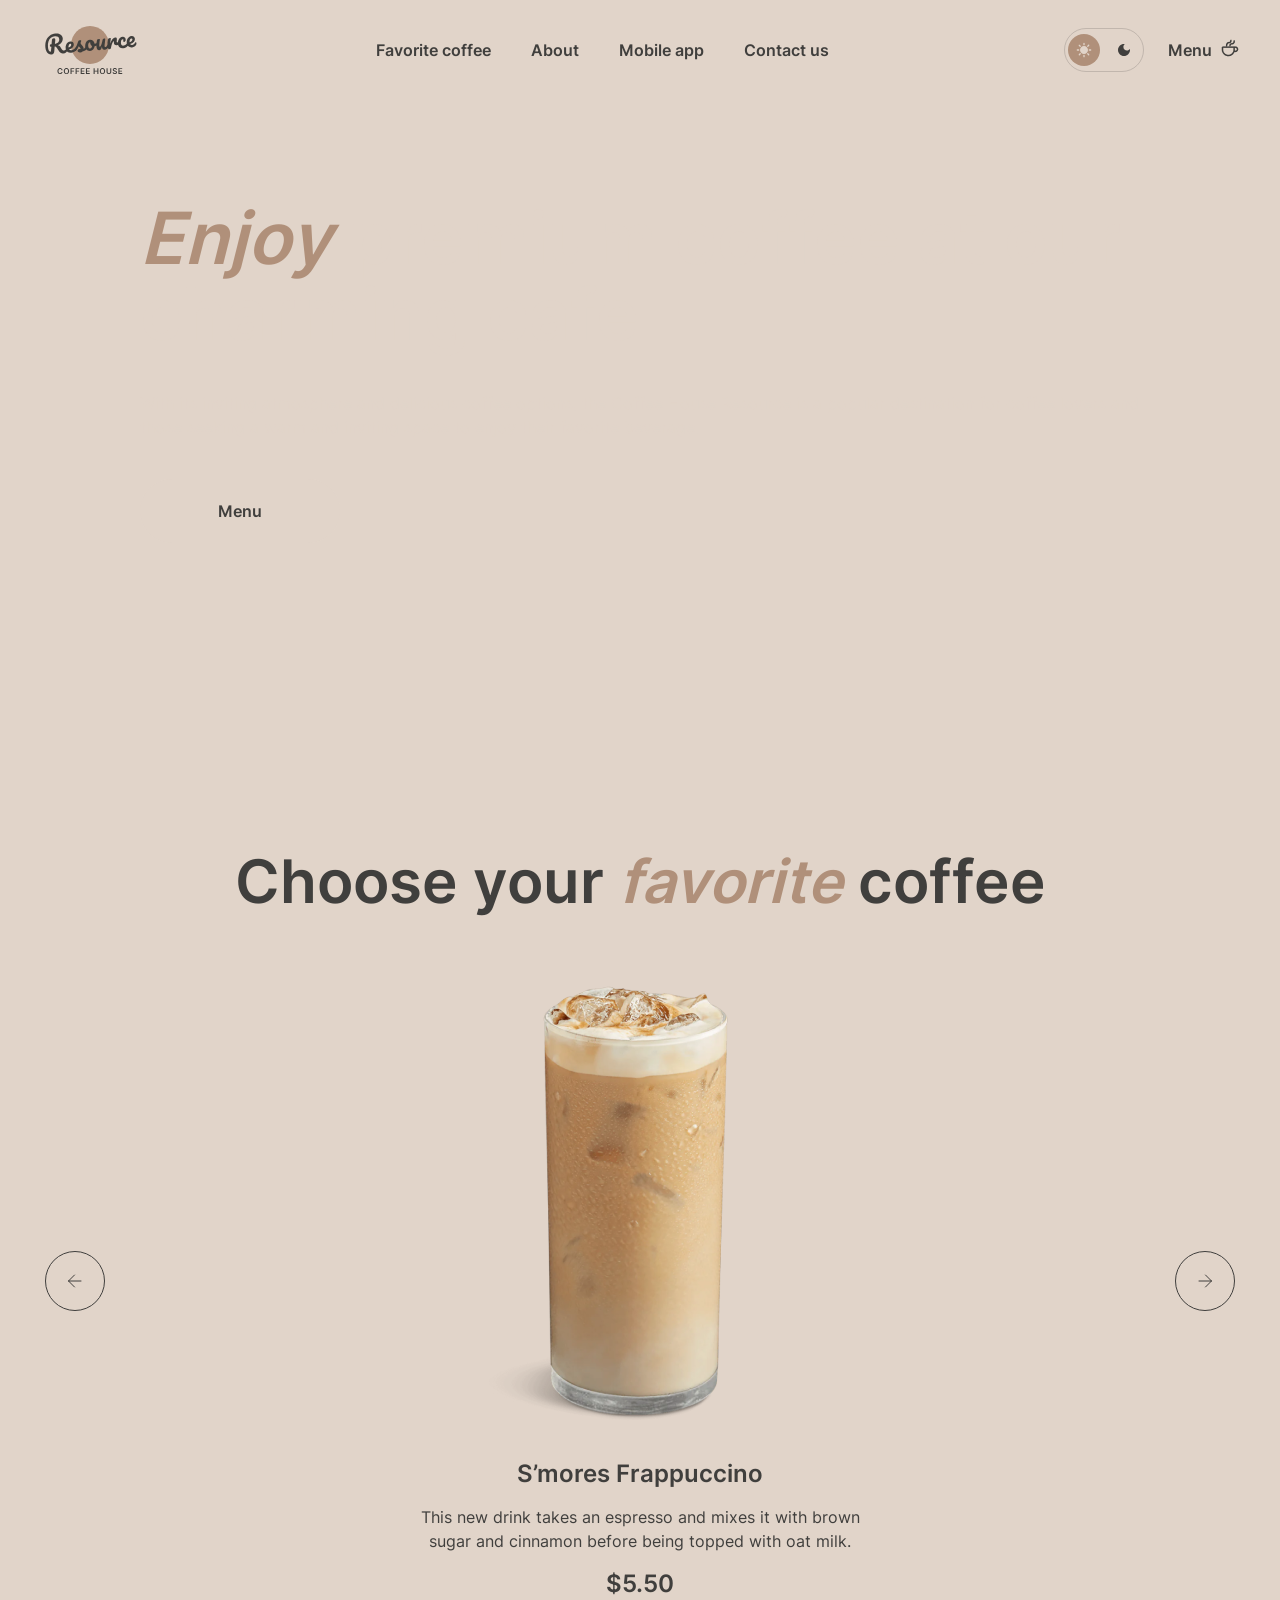
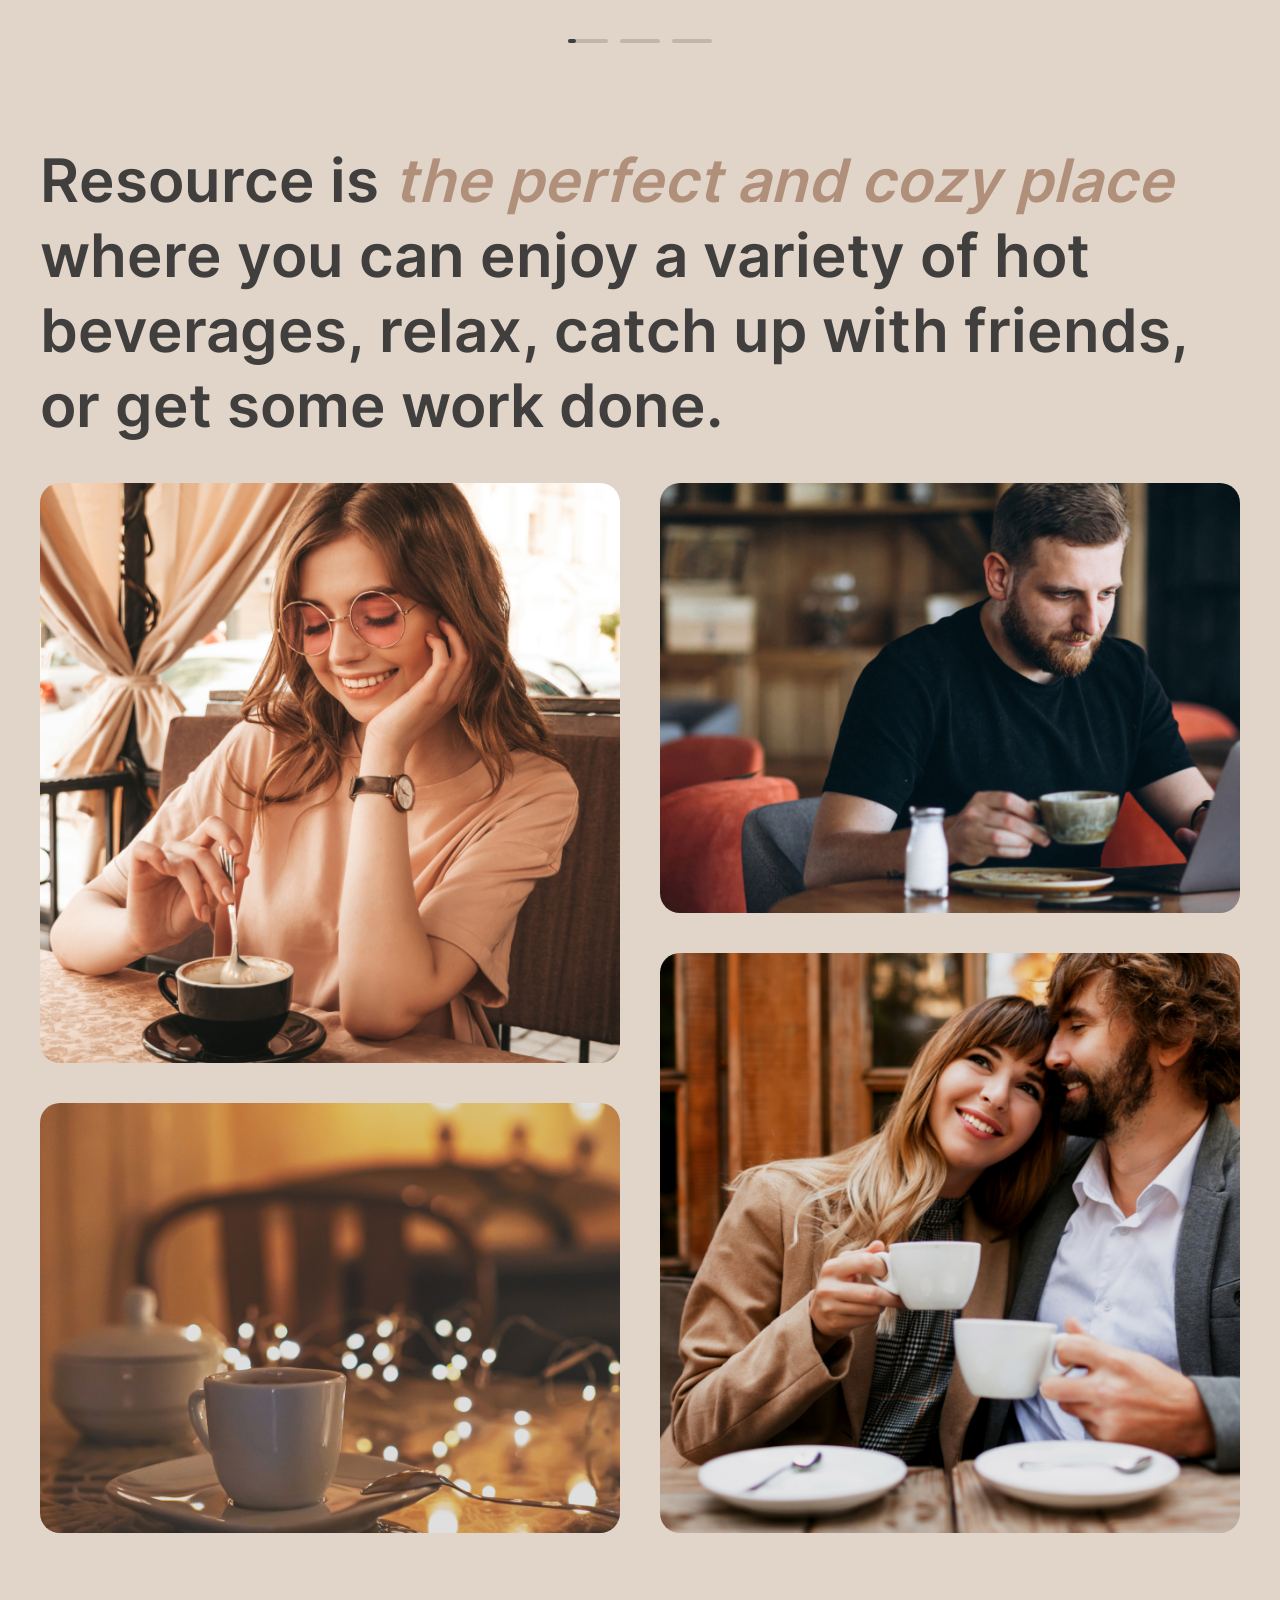
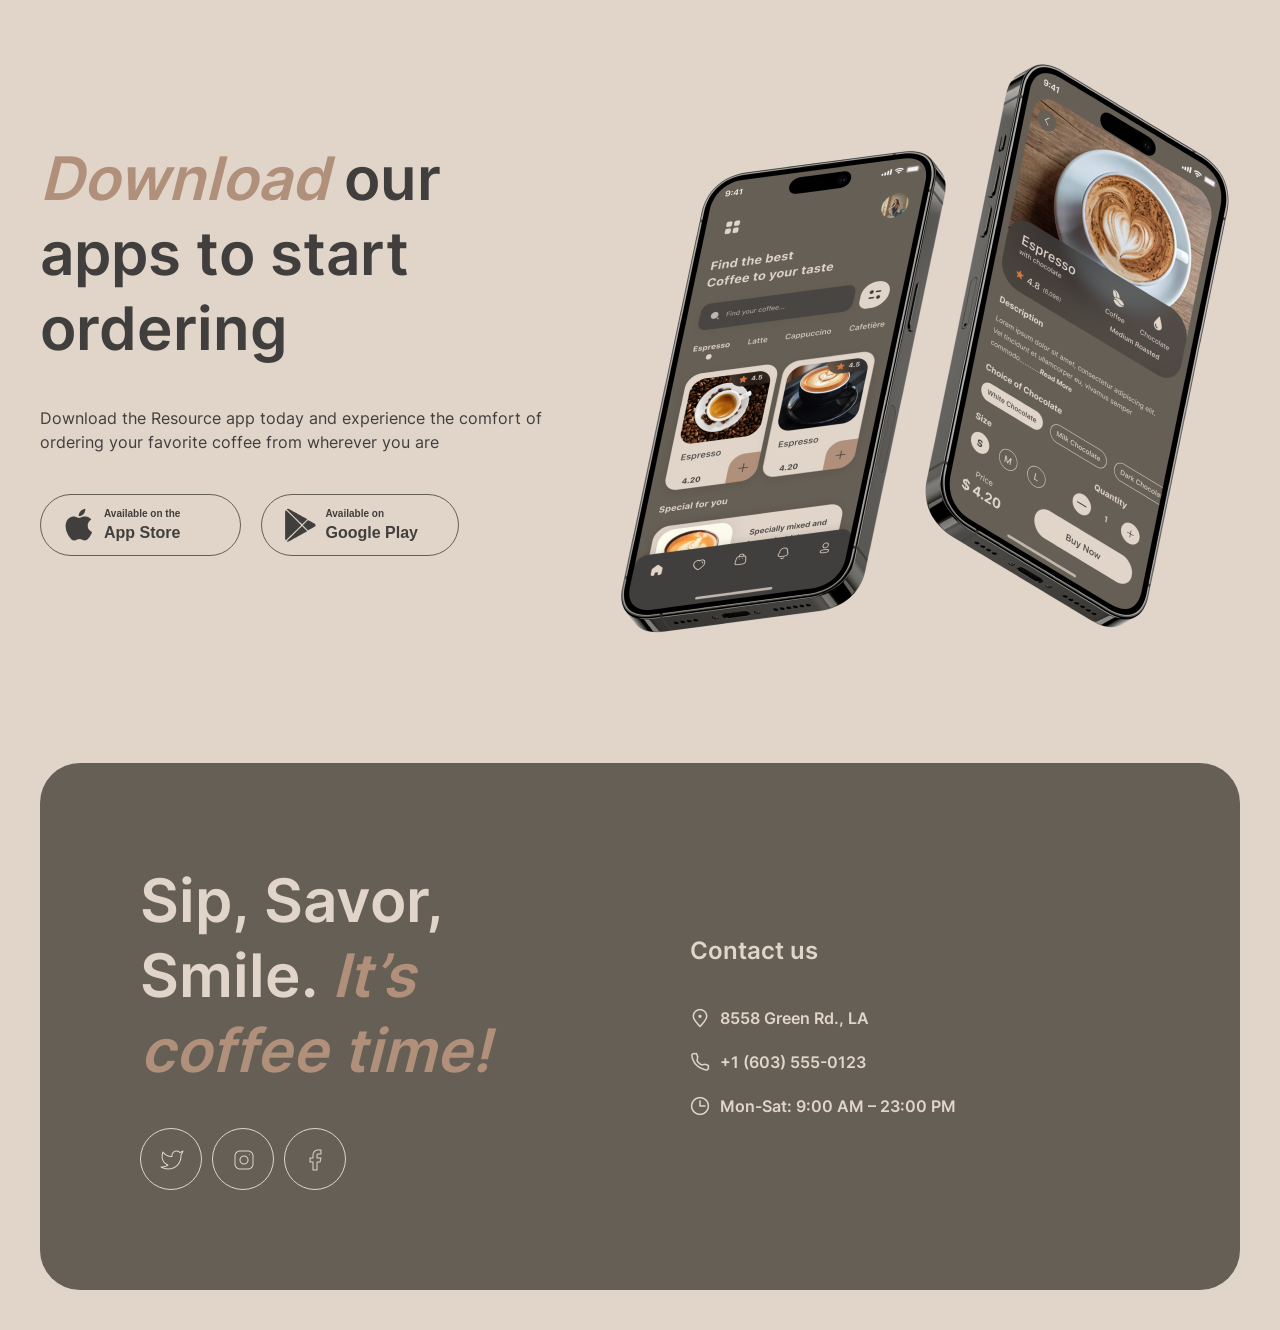
<file: coffee-house/index.html>
<!DOCTYPE html>
<html lang="en">

<head>
    <meta charset="UTF-8">
    <meta name="viewport" content="width=device-width, initial-scale=1.0">
    <link rel="stylesheet" href="styles.css">
    <link rel="icon" type="image/x-icon" href="images/favicon.ico">
    <title>Coffee House</title>
</head>

<body class="body">
    <header>
        <div class="container">
            <a class="logo" href="/coffee-house"><img id="headerLogo" src="images/logo.svg" alt="Coffee House Logo"></a>
            <nav>
                <ul>
                    <li><a href="#favorite" class="nav-link">Favorite coffee</a></li>
                    <li><a href="#about-us" class="nav-link">About</a></li>
                    <li><a href="#download" class="nav-link">Mobile app</a></li>
                    <li><a href="#footer" class="nav-link">Contact us</a></li>
                </ul>
            </nav>
            
                        <div class="header-actions">
                <button class="theme-toggle" id="themeToggle" aria-label="Toggle theme">
                    <span class="sun-icon">
                        <svg width="24" height="24" xmlns="http://www.w3.org/2000/svg" viewBox="0 0 36 36">
                            <path fill="currentColor" class="st0"
                                d="M17,10v-2c0-.55.45-1,1-1s1,.45,1,1v2c0,.55-.45,1-1,1s-1-.45-1-1ZM24.36,13.05l1.41-1.42c.39-.39.39-1.02,0-1.41-.39-.39-1.02-.39-1.41,0l-1.41,1.42c-.39.39-.39,1.02,0,1.41.39.39,1.02.39,1.41,0ZM28,17h-2c-.55,0-1,.45-1,1s.45,1,1,1h2c.55,0,1-.45,1-1s-.45-1-1-1ZM18,25c-.55,0-1,.45-1,1v2c0,.55.45,1,1,1s1-.45,1-1v-2c0-.55-.45-1-1-1ZM11.64,13.05l-1.42-1.41c-.39-.39-.39-1.03,0-1.41.39-.38,1.03-.39,1.41,0l1.41,1.41c.39.39.39,1.03,0,1.41s-1.02.39-1.4,0ZM22.95,22.95c-.39.39-.39,1.03,0,1.41l1.41,1.41c.39.39,1.03.39,1.41,0,.39-.39.39-1.03,0-1.41l-1.41-1.41c-.38-.39-1.02-.39-1.41,0ZM8,19h2c.55,0,1-.45,1-1s-.45-1-1-1h-2c-.55,0-1,.45-1,1s.45,1,1,1ZM11.64,25.78l1.41-1.41c.39-.39.39-1.03,0-1.41-.39-.38-1.03-.39-1.41,0l-1.41,1.41c-.39.39-.39,1.03,0,1.41.38.39,1.02.39,1.41,0ZM18,12c-3.31,0-6,2.69-6,6s2.69,6,6,6,6-2.69,6-6-2.69-6-6-6Z" />
                        </svg>
                    </span>
                    <span class="moon-icon">
                        <svg width="24" height="24" viewBox="0 0 36 36" fill="none" xmlns="http://www.w3.org/2000/svg">
                            <path
                                d="M18 9C13.03 9 9 13.03 9 18C9 22.97 13.03 27 18 27C22.97 27 27 22.97 27 18C27 17.54 26.96 17.08 26.9 16.64C25.92 18.01 24.32 18.9 22.5 18.9C19.52 18.9 17.1 16.48 17.1 13.5C17.1 11.69 17.99 10.08 19.36 9.1C18.92 9.04 18.46 9 18 9Z"
                                fill="currentColor" />
                        </svg>
                    </span>
                </button>
                <a class="menu-button" href="menu">Menu</a>
                <button class="burger"><span></span><span></span></button>
            </div>
            <ul class="burger-menu">
                <li><a href="#favorite" class="burger-link">Favorite coffee</a></li>
                <li><a href="#about-us" class="burger-link">About</a></li>
                <li><a href="#download" class="burger-link">Mobile app</a></li>
                <li><a href="#footer" class="burger-link burger-last">Contact us</a></li>
                <li><a class="burger-link" href="menu">Menu</a></li>
            </ul>
        </div>
    </header>
    <main>
        <section id="welcome" class="welcome">
            <div class="container">
                <video src="images/video.mp4" autoplay="" muted="" loop=""></video>
                <div class="welcome-content">
                    <h1><span class="fontAccent">Enjoy</span> premium coffee at our charming cafe</h1>
                    <p>With its inviting atmosphere and delicious coffee options, the Coffee House Resource is a popular
                        destination for coffee lovers and those seeking a warm and inviting space to enjoy their
                        favorite
                        beverage.</p>
                    <a class="button-primary" href="menu"><span>Menu</span></a>
                </div>
            </div>
        </section>
        <section id="favorite" class="favorite">
            <div class="container">
                <h2>Choose your <span class="fontAccent">favorite</span> coffee</h2>
                <button class="button-icon-dark prev"></button>
                <div class="favorite-wrapper">
                    <div class="favorite-overflow">
                        <div class="favorite-item">
                            <img src="images/coffee-slider-1.png" alt="coffee slider 1">
                            <h3>S’mores Frappuccino</h3>
                            <p>This new drink takes an espresso and mixes it with brown sugar and cinnamon before being
                                topped
                                with oat milk.</p>
                            <h3>$5.50</h3>
                        </div>
                        <div class="favorite-item">
                            <img src="images/coffee-slider-2.png" alt="coffee slider 2">
                            <h3>Caramel Macchiato</h3>
                            <p>Fragrant and unique classic espresso with rich caramel-peanut syrup, with cream under whipped thick foam.</p>
                            <h3>$5.00</h3>
                        </div>
                        <div class="favorite-item">
                            <img src="images/coffee-slider-3.png" alt="coffee slider 3">
                            <h3>Ice Coffee</h3>
                            <p>A popular summer drink that tones and invigorates. Prepared from coffee, milk and ice.</p>
                            <h3>$4.50</h3>
                        </div>
                    </div>
                </div>
                <button class="button-icon-dark next"></button>
                <div class="favorite-controls">
                    <div class="favorite-control-box"><div class="favorite-control"></div></div>
                    <div class="favorite-control-box"><div class="favorite-control"></div></div>
                    <div class="favorite-control-box"><div class="favorite-control"></div></div>
                </div>
            </div>
        </section>
        <section id="about-us" class="about-us">

            <div class="container">
                <h2>Resource is <span class="fontAccent">the perfect and cozy place</span> where you can enjoy a variety
                    of hot beverages, relax, catch up with friends, or get some work done.</h2>
                <div class="about-us-gallery">
                    <figure>
                        <div class="img-container"><img src="images/about-1.jpg" alt="about-1"></div>
                    </figure>
                    <figure>
                        <div class="img-container"><img src="images/about-2.jpg" alt="about-2"></div>
                    </figure>
                    <figure>
                        <div class="img-container"><img src="images/about-3.jpg" alt="about-3"></div>
                    </figure>
                    <figure>
                        <div class="img-container"><img src="images/about-4.jpg" alt="about-4"></div>
                    </figure>
                </div>
            </div>
        </section>
        <section id="download" class="download">
            <div class="container">
                <div class="download-content">
                    <h2><span class="fontAccent">Download</span> our apps to start ordering</h2>
                    <p>Download the Resource app today and experience the comfort of ordering your favorite coffee from
                        wherever you are</p>
                    <div class="button-app-container">
                        <button class="button-app">
                            <span class="icon-apple"></span>
                            <span class="text">
                                <span class="caption">Available on the</span> <span>App Store</span>
                            </span>
                        </button>
                        <button class="button-app" style="padding-right: 40px;">
                            <span class="icon-google"></span>
                            <span class="text">
                                <span class="caption">Available on</span><span>Google Play</span>
                            </span>
                        </button>
                    </div>
                </div>
                <img src="images/mobile-screens.png" alt="Download our app">
            </div>
        </section>
        <footer id="footer" class="footer">
            <div class="container">
                <div class="footer-container">
                    <div class="footer-left">
                        <h2>Sip, Savor, Smile. <span class="fontAccent">It’s coffee time!</span></h2>
                        <ul>
                            <li><a href="https://twitter.com"><i></i></a></li>
                            <li><a href="https://x.com"></a><i></i></li>
                            <li><a href="https://facebook.com"><i></i></a></li>
                        </ul>
                    </div>
                    <div class="footer-right">
                        <h3>Contact us</h3>
                        <ul>
                            <li><a href="https://maps.app.goo.gl/t4hetUvijVjpXAoU9" target="_blank">8558 Green Rd.,
                                    LA</a></li>
                            <li><a href="tel:+1-603-555-0123">+1 (603) 555-0123</a></li>
                            <li><a href="#footer">Mon-Sat: 9:00 AM – 23:00 PM</a></li>
                        </ul>
                    </div>
                </div>
            </div>
        </footer>
    </main>
    <script src="script.js"></script>
</body>

</html>
</file>
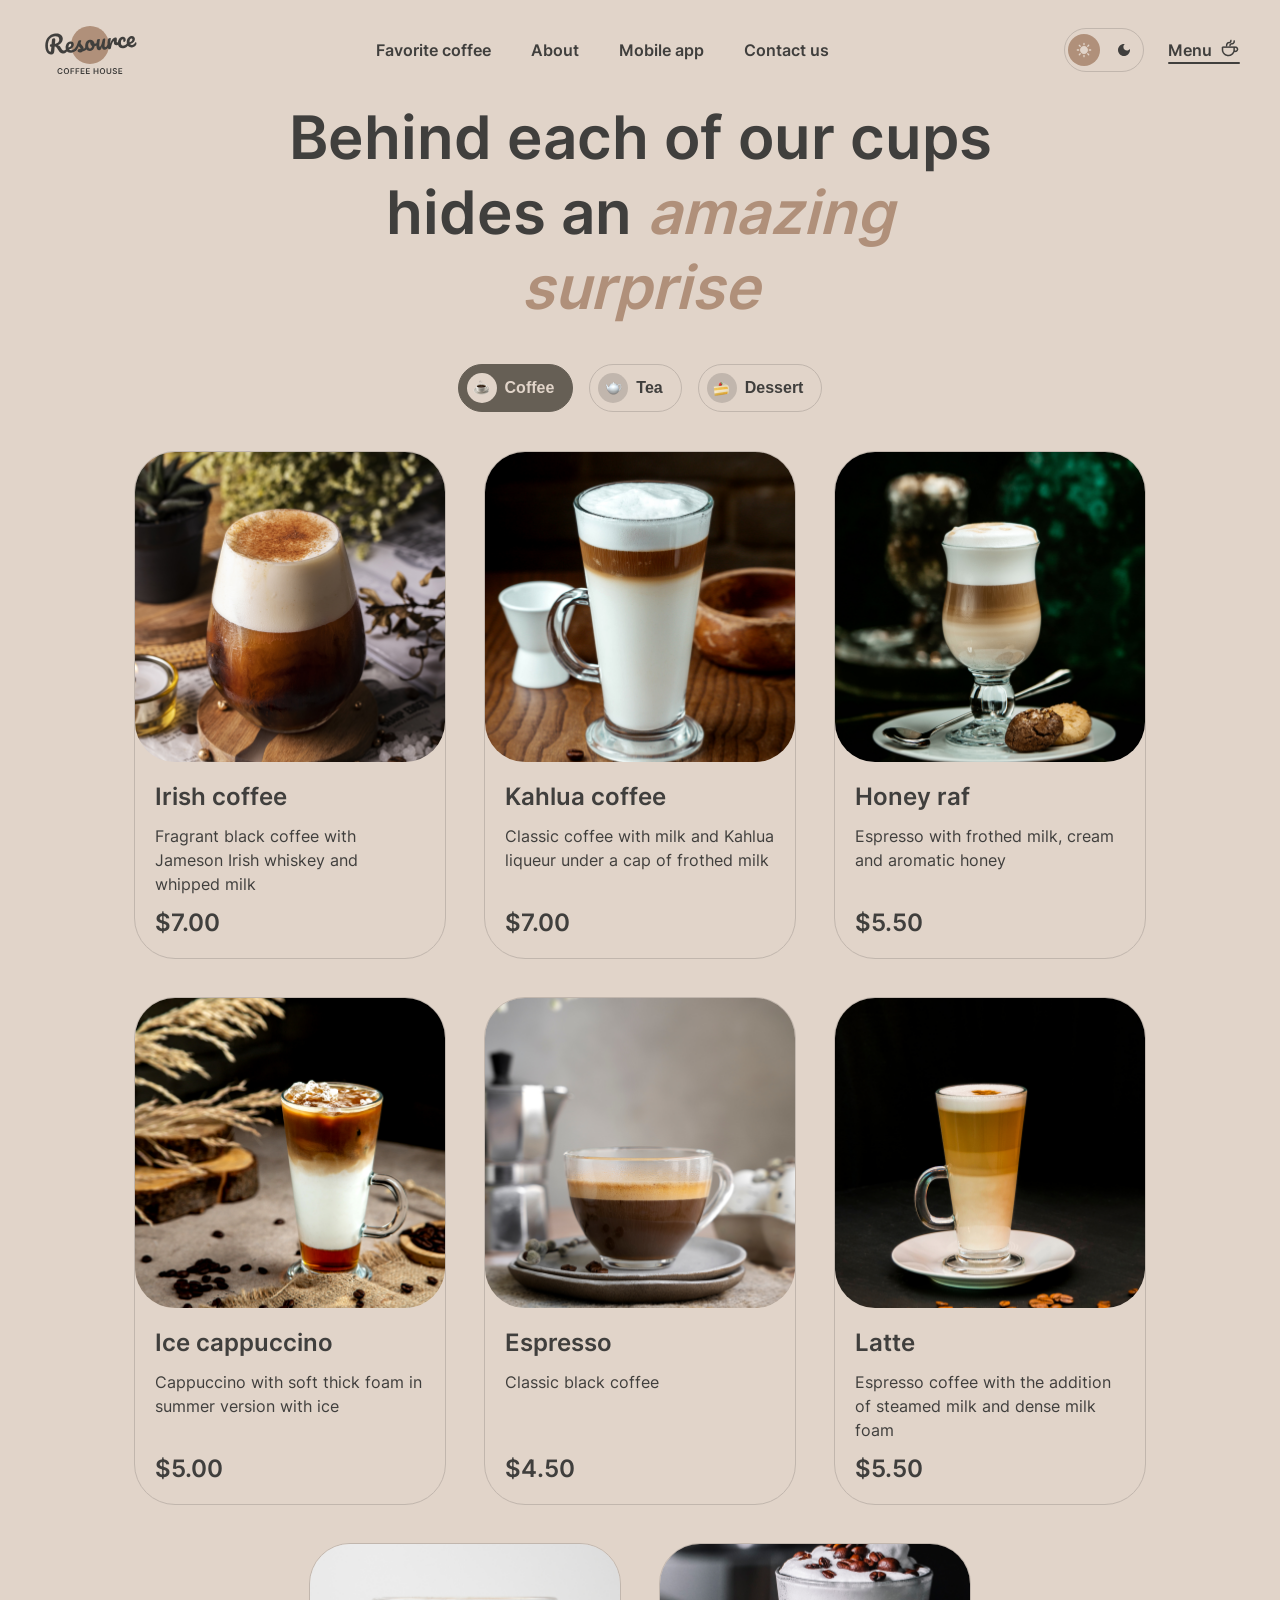
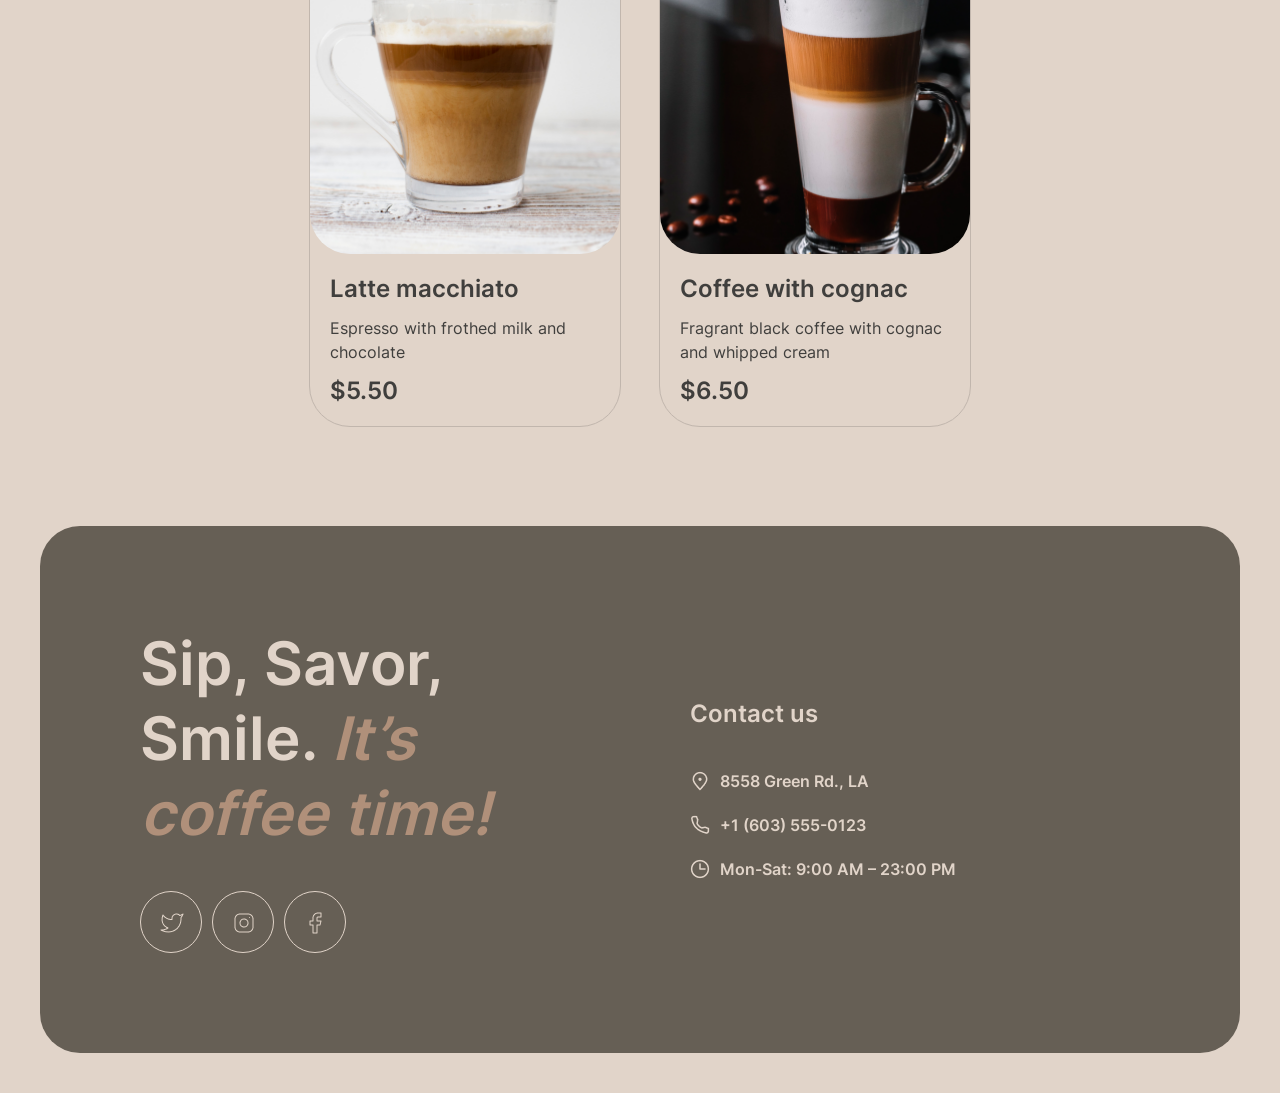
<file: coffee-house/menu/index.html>
<!DOCTYPE html>
<html lang="en">

<head>
    <meta charset="UTF-8">
    <meta name="viewport" content="width=device-width, initial-scale=1.0">
    <link rel="stylesheet" href="../styles.css">
    <link rel="icon" type="image/x-icon" href="../images/favicon.ico">
    <title>Coffee House Menu</title>
</head>

<body class="body menu">
    <header>
        <div class="container">
            <a class="logo" href="/rsschool-landing-page/coffee-house">
                <img id="headerLogo" src="../images/logo.svg" alt="Coffee House Logo">
            </a>
            <nav>
                <ul>
                    <li><a href="/rsschool-landing-page/coffee-house/#favorite" class="nav-link">Favorite coffee</a></li>
                    <li><a href="/rsschool-landing-page/coffee-house/#about-us" class="nav-link">About</a></li>
                    <li><a href="/rsschool-landing-page/coffee-house/#download" class="nav-link">Mobile app</a></li>
                    <li><a href="#footer" class="nav-link">Contact us</a></li>
                </ul>
            </nav>

            <div class="header-actions">
                <button class="theme-toggle" id="themeToggle" aria-label="Toggle theme">
                    <span class="sun-icon">
                        <svg width="24" height="24" xmlns="http://www.w3.org/2000/svg" viewBox="0 0 36 36">
                            <path fill="currentColor" class="st0"
                                d="M17,10v-2c0-.55.45-1,1-1s1,.45,1,1v2c0,.55-.45,1-1,1s-1-.45-1-1ZM24.36,13.05l1.41-1.42c.39-.39.39-1.02,0-1.41-.39-.39-1.02-.39-1.41,0l-1.41,1.42c-.39.39-.39,1.02,0,1.41.39.39,1.02.39,1.41,0ZM28,17h-2c-.55,0-1,.45-1,1s.45,1,1,1h2c.55,0,1-.45,1-1s-.45-1-1-1ZM18,25c-.55,0-1,.45-1,1v2c0,.55.45,1,1,1s1-.45,1-1v-2c0-.55-.45-1-1-1ZM11.64,13.05l-1.42-1.41c-.39-.39-.39-1.03,0-1.41.39-.38,1.03-.39,1.41,0l1.41,1.41c.39.39.39,1.03,0,1.41s-1.02.39-1.4,0ZM22.95,22.95c-.39.39-.39,1.03,0,1.41l1.41,1.41c.39.39,1.03.39,1.41,0,.39-.39.39-1.03,0-1.41l-1.41-1.41c-.38-.39-1.02-.39-1.41,0ZM8,19h2c.55,0,1-.45,1-1s-.45-1-1-1h-2c-.55,0-1,.45-1,1s.45,1,1,1ZM11.64,25.78l1.41-1.41c.39-.39.39-1.03,0-1.41-.39-.38-1.03-.39-1.41,0l-1.41,1.41c-.39.39-.39,1.03,0,1.41.38.39,1.02.39,1.41,0ZM18,12c-3.31,0-6,2.69-6,6s2.69,6,6,6,6-2.69,6-6-2.69-6-6-6Z" />
                        </svg>
                    </span>
                    <span class="moon-icon">
                        <svg width="24" height="24" viewBox="0 0 36 36" fill="none" xmlns="http://www.w3.org/2000/svg">
                            <path
                                d="M18 9C13.03 9 9 13.03 9 18C9 22.97 13.03 27 18 27C22.97 27 27 22.97 27 18C27 17.54 26.96 17.08 26.9 16.64C25.92 18.01 24.32 18.9 22.5 18.9C19.52 18.9 17.1 16.48 17.1 13.5C17.1 11.69 17.99 10.08 19.36 9.1C18.92 9.04 18.46 9 18 9Z"
                                fill="currentColor" />
                        </svg>
                    </span>
                </button>
                <a class="menu-button" href="#">Menu</a>
                <button class="burger"><span></span><span></span></button>
            </div>

            <ul class="burger-menu">
                <li><a href="/rsschool-landing-page/coffee-house/#favorite" class="burger-link">Favorite coffee</a></li>
                <li><a href="/rsschool-landing-page/coffee-house/#about-us" class="burger-link">About</a></li>
                <li><a href="/rsschool-landing-page/coffee-house/#download" class="burger-link">Mobile app</a></li>
                <li><a href="#footer" class="burger-link burger-last">Contact us</a></li>
                <li><a class="burger-link active" href="#">Menu
                    </a></li>
            </ul>
        </div>
    </header>
    <main>
        <section id="menu-list" class="menu-list">
            <div class="container">
                <h1>Behind each of our cups hides an <span class="fontAccent">amazing surprise</span></h1>
                <ul class="menu-switcher">
                    <li class="coffee"><button class="active"><i></i>Coffee</button></li>
                    <li class="tea"><button><i></i>Tea</button></li>
                    <li class="dessert"><button><i></i>Dessert</button></li>
                </ul>
                <div class="menu-columns">
                </div>
            </div>
        </section>
    </main>
    <footer id="footer" class="footer">
        <div class="container">
            <div class="footer-container">
                <div class="footer-left">
                    <h2>Sip, Savor, Smile. <span class="fontAccent">It’s coffee time!</span></h2>
                    <ul>
                        <li><a href="https://twitter.com"><i></i></a></li>
                        <li><a href="https://x.com"></a><i></i></li>
                        <li><a href="https://facebook.com"><i></i></a></li>
                    </ul>
                </div>
                <div class="footer-right">
                    <h3>Contact us</h3>
                    <ul>
                        <li><a href="https://maps.app.goo.gl/t4hetUvijVjpXAoU9" target="_blank">8558 Green Rd.,
                                LA</a></li>
                        <li><a href="tel:+1-603-555-0123">+1 (603) 555-0123</a></li>
                        <li><a href="#footer">Mon-Sat: 9:00 AM – 23:00 PM</a></li>
                    </ul>
                </div>
            </div>
        </div>
    </footer>
    <script type="module" src="../menuScript.js"></script>

    <div class="modal-backdrop" id="modalBackdrop">
        <div class="modal-content">
            <div class="modal-img-box">
                <img id="modalImg" src="[data-uri]" alt="Modal image">
            </div>

            <div class="modal-details">
                <h3 id="modalTitle">Item Title</h3>
                <p class="modal-description" id="modalDescription"></p>

                <div class="modal-group">
                    <span class="modal-group-title">Size</span>
                    <div class="modal-options" id="modalSizes"></div>
                </div>

                <div class="modal-group">
                    <span class="modal-group-title">Additives</span>
                    <div class="modal-options" id="modalAdditives"></div>
                </div>

                <div class="modal-total">
                    <h3>Total:</h3>
                    <h3 id="modalTotal">$0.00</h3>
                </div>

                <div class="modal-info">
                    <span class="info-icon">i</span>
                    <p class="caption">
                        The cost is not final. Download our mobile app to see the final price and place your order. Earn
                        loyalty points and enjoy your favorite coffee with up to 20% discount.
                    </p>
                </div>

                <button class="modal-close-btn" id="modalCloseBtn">Close</button>
            </div>
        </div>
    </div>
</body>

</html>
</file>
<file: coffee-house/styles.css>
:root {
  --bg-page: #E1D4C9;
  --bg-container: #665F55;
  --bg-overlay: rgba(64, 63, 61, 0.8);
  --text-primary: #403F3D;
  --text-inverse: #E1D4C9;
  --text-accent: #B0907A;
  --border-primary: #C1B6AD;
  --border-inverse: #665F55;
}

[data-theme="dark"] {
  --bg-page: #292826;
  --bg-container: #403F3D;
  --bg-overlay: rgba(41, 40, 38, 0.8);
  --text-primary: #E1D4C9;
  --text-inverse: #E1D4C9;
  --text-accent: #B0907A;
  --border-primary: #665F55;
  --border-inverse: #C1B6AD;
}

@font-face {
  font-display: swap;
  font-family: "Inter";
  font-style: normal;
  font-weight: 400;
  src: url("fonts/inter-v13-latin-regular.woff2") format("woff2");
}

@font-face {
  font-display: swap;
  font-family: "Inter";
  font-style: normal;
  font-weight: 600;
  src: url("fonts/inter-v13-latin-600.woff2") format("woff2");
}

html {
  scroll-behavior: smooth;
}

body {
  max-width: 1440px;
  margin: 0 auto;
  font-family: "Inter";
  font-size: 16px;
  font-weight: 400;
  line-height: 150%;
  background: var(--bg-page);
  color: var(--text-primary);
  transition: background-color 0.3s ease, color 0.3s ease;
}

.overflow {
  overflow: hidden;
}

.body.overflow .burger span {
  transform: rotate(45deg);
  top: 50%;
}

.body.overflow .burger span:last-of-type {
  transform: rotate(-45deg);
}

.container {
  margin: 0 40px;
  max-width: 1360px;
  display: flex;
  flex-wrap: wrap;
}

@media screen and (max-width: 380px) {
  .container {
    margin: 0 16px;
  }
}

h1,
h2,
h3 {
  margin: 0;
  font-weight: 600;
}

h1 {
  font-size: 72px;
  line-height: 105%;
}

@media screen and (max-width: 700px) {
  h1 {
    font-size: 42px;
    line-height: 115%;
  }
}

h2 {
  font-size: 60px;
  line-height: 125%;
}

@media screen and (max-width: 700px) {
  h2 {
    font-size: 32px;
  }
}

h3 {
  font-size: 24px;
  line-height: 125%;
}

ul {
  list-style-type: none;
  margin: 0;
  padding: 0;
}

p {
  margin: 0;
}

.fontAccent {
  font-style: italic;
  color: var(--text-accent);
}

.caption {
  font-size: 10px;
  font-weight: 600;
  line-height: 140%;
}

a,
button {
  font-weight: 600;
  line-height: 150%;
  text-decoration: none;
  color: var(--text-primary);
  border: none;
  background: none;
  cursor: pointer;
}

a {
  position: relative;
}

a::after {
  content: "";
  position: absolute;
  bottom: -5px;
  left: 0;
  width: 0%;
  transition: width 0.3s ease;
  height: 2px;
  background: var(--text-primary);
  border-radius: 25px;
}

@media (hover: hover) {
  a:hover::after {
    width: 100%;
  }
}

.button-primary {
  padding: 20px 0px;
  border-radius: 100px;
  font-size: 16px;
  background: var(--bg-page);
}

.button-primary::after {
  content: none;
}

.button-primary span {
  position: relative;
}

.button-primary span::before {
  transition: opacity 0.3s ease;
  content: "";
  position: absolute;
  width: 20px;
  height: 20px;
  background: url("images/css_sprites.png") -10px -50px;
  right: -30px;
  opacity: 0;
}

@media (hover: hover) {
  .button-primary:hover span::before {
    opacity: 1;
  }
}

.button-icon-dark {
  padding: 29px;
  border-radius: 100%;
  border: 1px solid var(--text-primary);
  background-image: url([data-uri]);
  background-repeat: no-repeat;
  background-position: center;
  transition: all 0.3s ease;
}

@media (hover: hover) {
  .button-icon-dark:hover {
    background-color: var(--text-primary);
    background-image: url([data-uri]);
  }
}

.button-app {
  padding: 12px 60px 10px 20px;
  border-radius: 100px;
  font-size: 16px;
  border: 1px solid var(--border-inverse);
  transition: background-color 0.3s ease;
}

@media (hover: hover) {
  .button-app:hover {
    background-color: var(--border-inverse);
    color: var(--text-inverse);
  }

  .button-app:hover span[class^=icon-] {
    filter: invert(100%);
  }
}

header {
  margin: 20px 0;
}

header .logo {
  z-index: 1000;
}

header .logo::after {
  content: none;
  margin: 20px 0;
}

header .container {
  justify-content: space-between;
  align-items: center;
}

header ul {
  display: flex;
  gap: 40px;
}

header .burger {
  display: none;
}

header .menu-button {
  padding-right: 28px;
  position: relative;
}

header .menu-button::before {
  content: "";
  position: absolute;
  width: 20px;
  height: 20px;
  background: url("images/css_sprites.png") -10px -50px;
  right: 0;
}

header a {
  display: flex;
}

.header-actions {
  display: flex;
  align-items: center;
  gap: 24px;
}

.burger,
.theme-toggle {
  z-index: 199;
}

.burger-link {
  font-size: 32px;
  font-weight: 600;
  line-height: 125%;
}

.burger-link.menu-button::before {
  width: 40px;
  height: 40px;
}

.burger-last2 img {
  padding-left: 15px;
}

.burger-menu {
  display: none;
  position: fixed;
  transform: translateX(100%);
  transition: transform 0.3s ease;
  flex-direction: column;
  justify-content: start;
  align-items: center;
  overflow-y: scroll;
  top: 0;
  left: 0;
  right: 0;
  bottom: 0;
  z-index: 101;
  background: var(--bg-page);
  padding-top: 160px;
  gap: 60px;
}

@media screen and (max-width: 843px) {
  .burger-menu {
    display: flex;
  }

  header .menu-button,
  header nav {
    display: none;
  }

  header .burger-link.menu-button {
    display: flex;
  }

  header .burger {
    display: flex;
    flex-direction: column;
    border: 1px solid var(--border-inverse);
    border-radius: 100px;
    padding: 21px;
    position: relative;
    text-align: center;
  }

  header .burger span {
    transition: all 0.5s ease;
    position: absolute;
    top: 37%;
    left: 30%;
    width: 17px;
    height: 1.5px;
    background-color: var(--text-primary);
  }

  header .burger span:last-of-type {
    top: 58%;
  }
}

.burger-show {
  transform: translateX(0);
}

.theme-toggle {
  display: inline-flex;
  align-items: center;
  justify-content: space-between;
  gap: 8px;
  height: 44px;
  padding: 3px;
  color: var(--text-primary);
  border-radius: 100px;
  border: 1px solid var(--border-primary);
  background: transparent;
  cursor: pointer;
  box-sizing: border-box;
}

.theme-toggle .sun-icon,
.theme-toggle .moon-icon {
  display: inline-flex;
  align-items: center;
  justify-content: center;
  width: 32px;
  height: 32px;
  border-radius: 50%;
  transition: background-color 0.3s ease, color 0.3s ease;
}

:root:not([data-theme="dark"]) .theme-toggle .sun-icon {
  background-color: var(--text-accent);
  color: var(--text-inverse);
}

:root:not([data-theme="dark"]) .theme-toggle .moon-icon {
  background-color: transparent;
  color: var(--text-primary);
}

@media (hover: hover) {
  :root:not([data-theme="dark"]) .theme-toggle:hover .moon-icon {
    background-color: var(--bg-container);
    color: var(--text-inverse);
  }
}

[data-theme="dark"] .theme-toggle .moon-icon {
  background-color: var(--text-accent);
  color: var(--text-primary);
}

[data-theme="dark"] .theme-toggle .sun-icon {
  background-color: transparent;
  color: var(--text-primary);
}

@media (hover: hover) {
  [data-theme="dark"] .theme-toggle:hover .sun-icon {
    background-color: var(--bg-container);
    color: var(--text-primary);
  }
}

section {
  margin-bottom: 100px;
}

.welcome {
  color: var(--text-inverse);
}

.welcome video {
  -o-object-fit: cover;
  object-fit: cover;
  height: 100%;
  width: 100%;
  filter: brightness(0.6);
}

.welcome-content {
  margin: 100px;
  display: flex;
  flex-direction: column;
  gap: 40px;
  max-width: 40%;
  position: absolute;
  left: 0;
}

@media screen and (max-width: 1370px) {
  .welcome-content {
    max-width: 100%;
  }
}

.welcome .container {
  position: relative;
  max-width: 1360px;
  height: 644px;
  overflow: hidden;
  display: flex;
  justify-content: center;
  border-radius: 40px;
  margin-bottom: 100px;
}

.welcome a {
  width: 200px;
  text-align: center;
}

@media screen and (max-width: 795px) {
  .welcome-content {
    flex-basis: 100%;
    margin: 100px 60px;
  }

  .welcome .button-primary span {
    margin-right: 30px;
  }

  .welcome .button-primary span:before {
    opacity: 1;
  }
}

@media screen and (max-width: 490px) {
  .welcome .container {
    height: 552px;
  }

  .welcome-content {
    margin: 60px 16px;
  }
}

.favorite-wrapper {
  max-width: 480px;
  display: flex;
  align-items: center;
  overflow: hidden;
  justify-content: flex-start;
}

.favorite-overflow {
  width: 100%;
  display: flex;
  opacity: 1;
  transition: opacity 0.6s ease-in-out;
}

.favorite:has(.prev:active) .favorite-overflow,
.favorite:has(.next:active) .favorite-overflow,
.favorite-wrapper:active .favorite-overflow {
  opacity: 0;
  transition: opacity 0.15s ease-out;
}

.favorite-item {
  display: flex;
  flex-direction: column;
  align-items: center;
  margin: 40px 0;
  text-align: center;
  width: 100%;
  transition: opacity 0.6s ease-in-out;
}

.favorite-controls {
  display: flex;
  gap: 12px;
}

.favorite-control-box,
.favorite-control {
  height: 4px;
  width: 40px;
  border-radius: 30px;
  background: var(--border-primary);
}

.favorite-control {
  background-color: var(--text-primary);
  width: 0%;
  transition: width 1s linear;
}

.favorite .container {
  flex-direction: column;
  align-items: center;
  justify-content: center;
  position: relative;
}

.favorite p {
  margin: 16px;
  text-align: center;
}

.favorite img {
  margin-bottom: 20px;
  max-width: 480px;
  max-height: 480px;
}

.favorite button {
  position: absolute;
  top: 51%;
}

.favorite .prev {
  left: 5px;
  transform-origin: center;
  transform: rotate(180deg);
}

.favorite .next {
  right: 5px;
}

@media screen and (max-width: 768px) {
  .favorite-wrapper {
    max-width: 350px;
  }

  .favorite h2 {
    text-align: center;
  }

  .favorite .prev {
    left: 0;
    top: 55%;
  }

  .favorite .next {
    right: 0;
    top: 55%;
  }
}

@media screen and (max-width: 550px) {
  .favorite-item {
    max-width: unset;
  }

  .favorite-item p {
    margin: 16px 0;
  }

  .favorite .next,
  .favorite .prev {
    display: none;
  }
}

.about-us {
  margin-bottom: 60px;
}

@media screen and (max-width: 768px) {
  .about-us {
    margin-bottom: 85px;
  }
}

.about-us .container {
  flex-direction: column;
}

.about-us-gallery {
  margin-top: 40px;
  -moz-column-count: 2;
  column-count: 2;
  -moz-column-gap: 40px;
  column-gap: 40px;
}

@media screen and (max-width: 768px) {
  .about-us-gallery {
    display: flex;
    flex-flow: column wrap;
  }
}

.about-us-gallery .img-container {
  border-radius: 20px;
  max-width: 100%;
  display: flex;
  align-items: center;
  grid-row: 1/-1;
  grid-column: 1;
  overflow: hidden;
}

@media screen and (max-width: 768px) {
  .about-us-gallery .img-container {
    min-width: 100%;
  }
}

@media (hover: hover) {
  .about-us-gallery .img-container:hover img {
    transform: scale(1);
  }
}

.about-us-gallery .img-container img {
  transition: all 0.3s ease;
  transform: scale(1.1);
  transform-origin: center;
  width: 100%;
}

@media screen and (max-width: 380px) {
  .about-us-gallery .img-container img {
    transform: translateX(-189px);
    width: unset;
  }
}

.about-us-gallery figure {
  margin: 0;
  display: grid;
  grid-template-rows: 1fr auto;
  margin-bottom: 40px;
  -moz-column-break-inside: avoid;
  break-inside: avoid;
}

.about-us-gallery figure:first-of-type .img-container {
  max-width: 660px;
  max-height: 590px;
}

.about-us-gallery figure:nth-of-type(2) .img-container {
  max-width: 660px;
  max-height: 430px;
}

.about-us-gallery figure:nth-of-type(3) .img-container {
  max-width: 660px;
  max-height: 430px;
}

.about-us-gallery figure:last-of-type .img-container {
  max-width: 660px;
  max-height: 590px;
}

@media screen and (max-width: 768px) {
  .about-us-gallery figure {
    margin-bottom: 14px;
  }

  .about-us-gallery figure:nth-of-type(2) .img-container,
  .about-us-gallery figure:nth-of-type(3) .img-container {
    display: none;
  }
}

.download .container {
  justify-content: space-between;
}

.download-content {
  display: flex;
  flex-direction: column;
  justify-content: center;
  flex-basis: 45%;
}

@media screen and (max-width: 768px) {
  .download-content {
    flex-basis: 100%;
  }
}

.download .button-app-container {
  display: flex;
  flex-wrap: wrap;
  gap: 20px;
}

.download p {
  margin: 40px 0;
}

.download button {
  display: flex;
}

.download button .icon-google {
  width: 36px;
  height: 36px;
  background: url("images/css_sprites.png") -10px -358px;
}

.download button .icon-apple {
  width: 36px;
  height: 36px;
  background: url("images/css_sprites.png") -10px -302px;
}

.download button .text {
  display: flex;
  flex-direction: column;
  padding-left: 7px;
  text-align: left;
}

@media screen and (max-width: 768px) {
  .download img {
    margin: 102px auto 0;
  }
}

@media screen and (max-width: 765px) {
  .download img {
    width: 100%;
  }
}

@media screen and (max-width: 380px) {
  .download img {
    margin-top: 42px;
  }
}

.footer {
  color: var(--text-inverse);
  margin-bottom: 40px;
}

.footer a {
  color: var(--text-inverse);
}

.footer h2,
.footer h3 {
  margin-bottom: 40px;
}

.footer-left,
.footer-right {
  flex: 1 1 0;
}

.footer-container {
  display: flex;
  flex-wrap: wrap;
  background-color: var(--bg-container);
  padding: 100px;
  align-items: center;
  border-radius: 40px;
  width: 100%;
}

@media screen and (max-width: 768px) {
  .footer-container {
    padding: 100px 60px;
  }
}

@media screen and (max-width: 380px) {
  .footer-container {
    padding: 60px 15px;
  }
}

.footer-left a::after {
  content: none;
}

.footer-left ul {
  display: flex;
  gap: 10px;
}

.footer-left ul i {
  width: 24px;
  height: 24px;
  display: block;
  margin: 19px;
}

.footer-left ul i::after {
  content: none;
}

.footer-left ul li {
  width: 60px;
  height: 60px;
  border-radius: 100%;
  border: 1px solid var(--text-inverse);
  cursor: pointer;
  transition: all 0.3s ease;
}

@media (hover: hover) {
  .footer-left ul li:hover {
    background-color: var(--text-inverse);
  }

  .footer-left ul li:hover i {
    filter: invert(1);
  }
}

.footer-left ul li:first-of-type i {
  background: url("images/css_sprites.png") -10px -258px;
}

.footer-left ul li:nth-of-type(2) i {
  background: url("images/css_sprites.png") -10px -214px;
}

.footer-left ul li:last-of-type i {
  background: url("images/css_sprites.png") -10px -170px;
}

.footer-right {
  margin-left: 100px;
}

.footer-right ul {
  display: flex;
  flex-direction: column;
  gap: 20px;
}

.footer-right a::after {
  background-color: var(--text-inverse);
}

.footer-right li:first-of-type a {
  background: url("images/css_sprites.png") -10px -130px no-repeat;
}

.footer-right li:nth-of-type(2) a {
  background: url("images/css_sprites.png") -10px -90px no-repeat;
}

.footer-right li:last-of-type a {
  background: url("images/css_sprites.png") -10px -10px no-repeat;
}

.footer-right a {
  padding-left: 30px;
}

@media screen and (max-width: 768px) {
  .footer-right {
    margin-left: 0;
    margin-top: 100px;
  }

  .footer-left {
    flex: unset;
  }
}

@media screen and (max-width: 380px) {
  .footer-right {
    margin-top: 40px;
  }
}

@media screen and (max-width: 410px) {
  body.menu h1 {
    font-size: 32px;
    line-height: 115%;
  }
}

body.menu h1 {
  font-size: 60px;
  line-height: 125%;
  text-align: center;
  width: 60%;
  margin-bottom: 39px;
}

@media screen and (max-width: 768px) {
  body.menu h1 {
    width: 100%;
    margin: 0 auto 40px auto;
  }
}

@media screen and (max-width: 520px) {
  body.menu h1 {
    font-size: 32px;
    line-height: 125%;
  }
}

body.menu .menu-button {
  cursor: default;
}

body.menu .menu-button::after {
  width: 100%;
  bottom: -2px;
}

body.menu .menu-columns {
  display: flex;
  flex-flow: row wrap;
  justify-content: center;
  width: 100%;
  gap: 40px;
  transition: opacity 0.5s linear;
  opacity: 1;
}

body.menu .menu-columns.show .refresh {
  display: none;
  opacity: 0;
}

body.menu .menu-columns-item {
  flex: 0 0 20%;
  border-radius: 40px;
  outline: 1px solid var(--border-primary);
  cursor: pointer;
  position: relative;
  padding-bottom: 30px;
  background: var(--bg-page);
}

body.menu .menu-columns-item .price {
  position: absolute;
  bottom: 20px;
}

body.menu .menu-columns-item-text {
  margin: 20px;
  display: flex;
  flex-direction: column;
}

body.menu .menu-columns-item-text p {
  margin: 12px 0;
}

@media screen and (max-width: 768px) {
  body.menu .menu-columns-item {
    flex-basis: 45%;
    flex-grow: 0;
  }

  body.menu .menu-columns-item:nth-of-type(8),
  body.menu .menu-columns-item:nth-of-type(7),
  body.menu .menu-columns-item:nth-of-type(6),
  body.menu .menu-columns-item:nth-of-type(5) {
    display: none;
    opacity: 0;
    transition: opacity 2s linear;
  }

  body.menu .menu-columns.show .menu-columns-item:nth-of-type(8),
  body.menu .menu-columns.show .menu-columns-item:nth-of-type(7),
  body.menu .menu-columns.show .menu-columns-item:nth-of-type(6),
  body.menu .menu-columns.show .menu-columns-item:nth-of-type(5) {
    display: block;
    opacity: 1;
  }
}

@media (hover: hover) {
  body.menu .menu-columns-item:hover .img-box img {
    transform: scale(1);
  }
}

body.menu .menu-columns .img-box {
  width: 310px;
  height: 310px;
  border-radius: 40px;
  overflow: hidden;
  display: flex;
}

body.menu .menu-columns .img-box img {
  transform: scale(1.1);
  transform-origin: center;
  transition: all 0.3s ease;
}

body.menu .menu-list .container {
  flex-direction: column;
  align-items: center;
}

@media screen and (max-width: 768px) {
  body.menu .menu-list {
    margin-bottom: 90px;
  }
}

body.menu .menu-list ul {
  display: flex;
  justify-content: center;
  gap: 16px;
  margin-bottom: 40px;
}

@media screen and (max-width: 400px) {
  body.menu .menu-list ul {
    gap: 6px;
    width: 100%;
  }
}

body.menu .menu-list .refresh {
  display: none;
}

body.menu .menu-list .refresh svg {
  fill: none;
  transition: fill 0.3s ease;
}

@media (hover: hover) {
  body.menu .menu-list .refresh:hover svg {
    fill: var(--border-inverse);
  }

  body.menu .menu-list .refresh:hover svg path {
    stroke: var(--border-primary);
  }
}

@media screen and (max-width: 768px) {
  body.menu .menu-list .refresh {
    display: block;
    width: 100%;
  }
}

body.menu .menu-list ul button {
  border: 1px solid var(--border-primary);
  background-color: transparent;
  color: var(--text-primary);
  border-radius: 100px;
  display: flex;
  align-items: center;
  padding: 8px 18px 8px 8px;
  font-size: 16px;
  font-weight: 600;
  transition: all 0.3s ease;
}

body.menu .menu-list ul button i {
  width: 30px;
  height: 30px;
  border-radius: 50%;
  margin-right: 8px;
  display: inline-flex;
  align-items: center;
  justify-content: center;
  background-color: var(--border-primary);
  transition: all 0.3s ease;
}

body.menu .menu-list ul button i::before {
  content: "";
  display: block;
  background: url("images/lazy_me.png") -10px -10px;
  width: 17px;
  height: 17px;
}

body.menu .menu-list li:nth-of-type(2) i::before {
  background: url("images/lazy_me.png") -10px -47px;
}

body.menu .menu-list li:last-of-type i::before {
  background: url("images/lazy_me.png") -10px -84px;
}

body.menu .menu-list ul .active,
body.menu .menu-list ul button:not(.active):hover {
  background-color: var(--bg-container);
  color: var(--text-inverse);
  border-color: var(--bg-container);
}

body.menu .menu-list ul .active i,
body.menu .menu-list ul button:not(.active):hover i {
  background-color: var(--bg-page);
}

[data-theme="dark"] body.menu .menu-list ul button {
  border-color: var(--border-primary);
  background-color: transparent;
  color: var(--text-primary);
}

[data-theme="dark"] body.menu .menu-list ul button i {
  background-color: var(--border-primary);
}

[data-theme="dark"] body.menu .menu-list ul .active,
[data-theme="dark"] body.menu .menu-list ul button:not(.active):hover {
  background-color: var(--bg-container);
  color: var(--text-primary);
  border-color: var(--bg-container);
}

[data-theme="dark"] body.menu .menu-list ul .active i,
[data-theme="dark"] body.menu .menu-list ul button:not(.active):hover i {
  background-color: var(--bg-page);
}

.opacity {
  opacity: 0;
}

.modal-backdrop {
  position: fixed;
  top: 0;
  left: 0;
  right: 0;
  bottom: 0;
  background: var(--bg-overlay);
  display: flex;
  align-items: center;
  justify-content: center;
  z-index: 1000;
  opacity: 0;
  pointer-events: none;
  transition: opacity 0.3s ease;
}

.modal-backdrop.open {
  opacity: 1;
  pointer-events: all;
}

.modal-content {
  background: var(--bg-page);
  border: 1px solid var(--border-primary);
  border-radius: 40px;
  padding: 16px;
  max-width: 800px;
  width: calc(100% - 32px);
  display: flex;
  gap: 20px;
  box-sizing: border-box;
}

.modal-img-box {
  width: 310px;
  height: 310px;
  border-radius: 40px;
  overflow: hidden;
  flex-shrink: 0;
}

.modal-img-box img {
  width: 100%;
  height: 100%;
  object-fit: cover;
}

.modal-details {
  display: flex;
  flex-direction: column;
  flex: 1;
}

.modal-description {
  margin: 12px 0 20px 0;
}

.modal-group {
  margin-bottom: 20px;
}

.modal-group-title {
  display: block;
  margin-bottom: 8px;
}

.modal-options {
  display: flex;
  gap: 8px;
  flex-wrap: wrap;
}

.modal-option-btn {
  border: 1px solid var(--border-primary);
  border-radius: 100px;
  display: flex;
  align-items: center;
  padding: 8px;
  padding-right: 18px;
  font-size: 16px;
  color: var(text-accent);
  transition: all 0.3s ease;
}

.modal-option-btn .icon {
  width: 30px;
  height: 30px;
  background-color: var(--border-primary);
  color: var(--text-primary);
  border-radius: 50%;
  margin-right: 8px;
  display: inline-flex;
  align-items: center;
  justify-content: center;
  font-size: 16px;
  font-weight: 600;
}

.modal-option-btn.active {
  background-color: var(--bg-container);
  color: var(--text-inverse);
  border-color: var(--border-inverse);
}

.modal-option-btn.active .icon {
  background-color: var(--text-inverse);
  color: var(--text-accent);
}

.modal-total {
  display: flex;
  justify-content: space-between;
  align-items: center;
  margin-bottom: 20px;
}

.modal-info {
  display: flex;
  gap: 8px;
  align-items: flex-start;
  padding-top: 12px;
  border-top: 1px solid var(--border-primary);
  margin-bottom: 20px;
}

.modal-info .info-icon {
  display: inline-flex;
  align-items: center;
  justify-content: center;
  width: 16px;
  height: 16px;
  border: 1px solid var(--text-primary);
  border-radius: 50%;
  font-size: 10px;
  font-weight: 600;
  flex-shrink: 0;
}

.modal-close-btn {
  width: 100%;
  padding: 10px;
  border-radius: 100px;
  border: 1px solid var(--border-inverse);
  color: var(--text-primary);
  transition: all 0.3s ease;
}

@media (hover: hover) {
  .modal-option-btn:hover {
    background-color: var(--border-inverse);
    color: var(--text-inverse);
    border-color: var(--border-inverse);
  }

  .modal-option-btn:hover .icon {
    background-color: var(--text-inverse);
    color: var(--text-accent);
  }

  .modal-close-btn:hover {
    background-color: var(--border-inverse);
    color: var(--text-inverse);
  }
}

@media screen and (max-width: 680px) {
  .modal-content {
    flex-direction: column;
    max-height: 90vh;
    overflow-y: auto;
  }

  .modal-img-box {
    display: none;
  }
}
</file>
